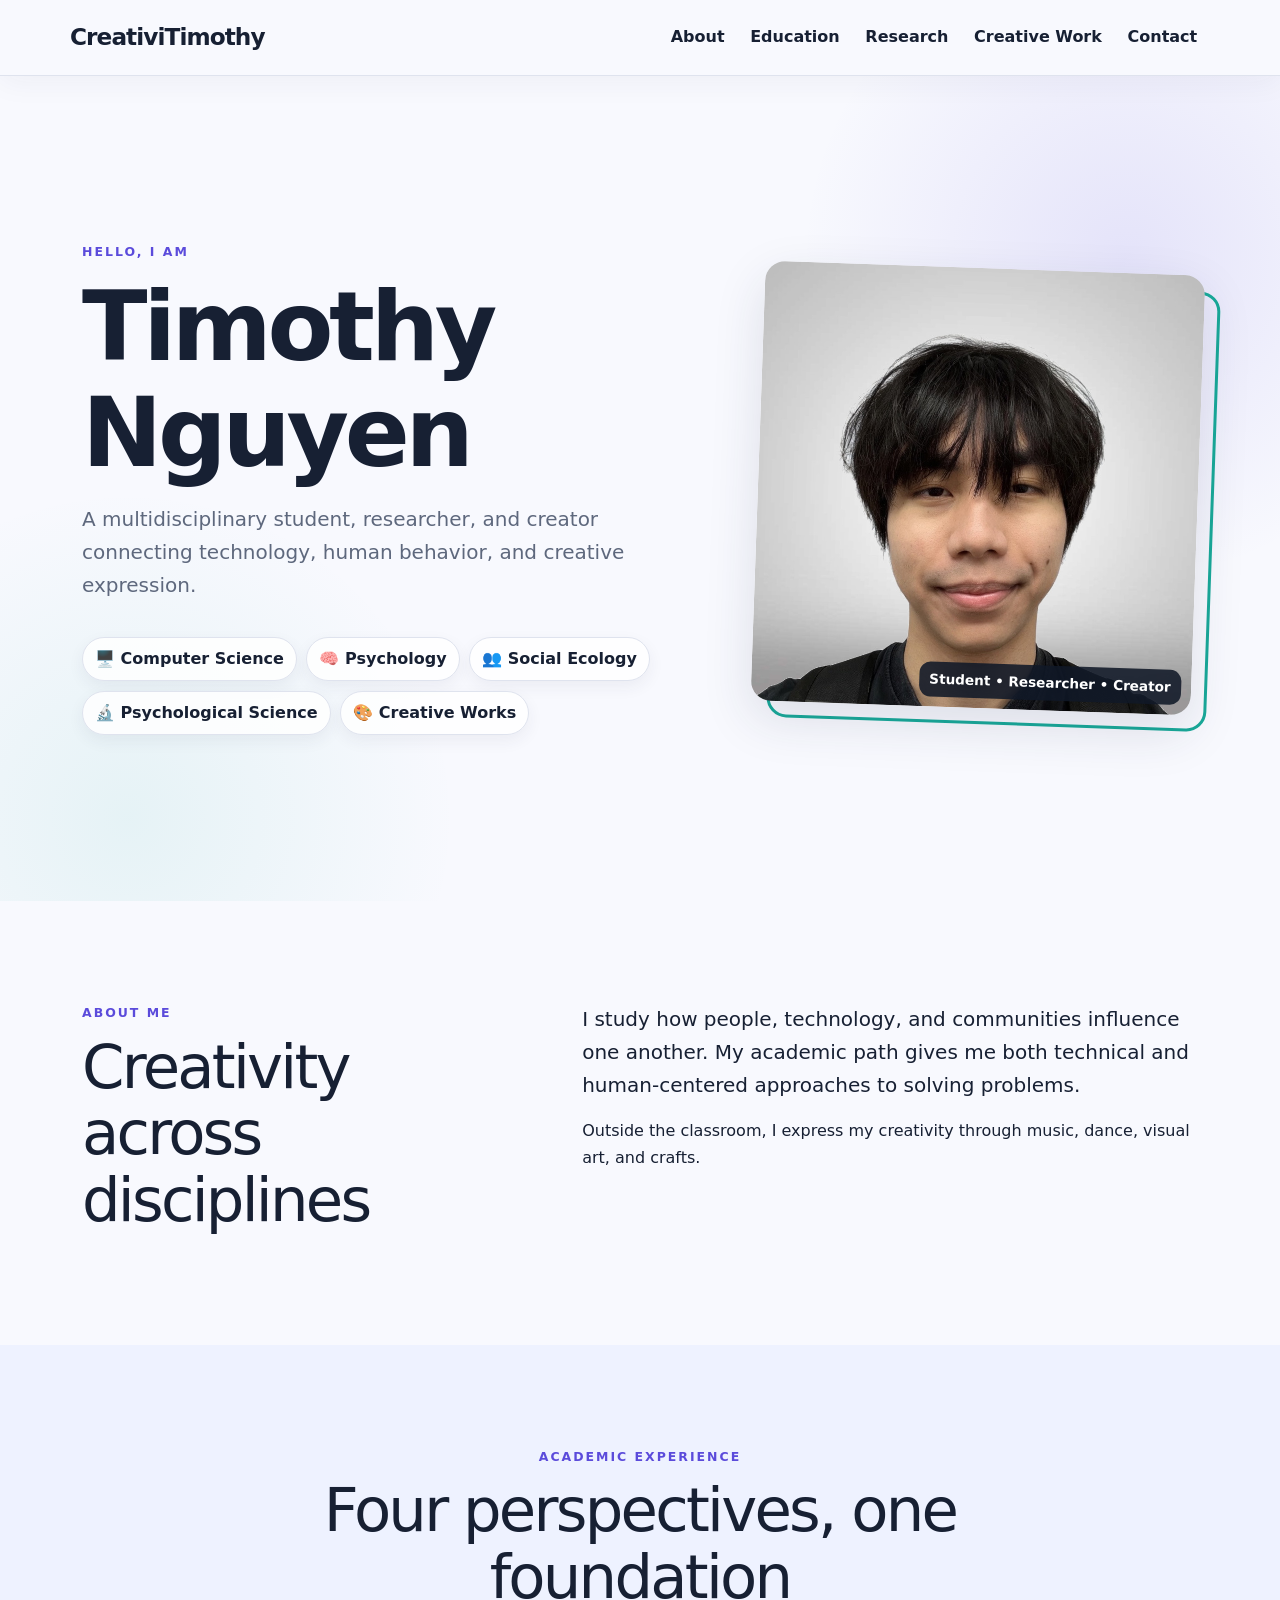
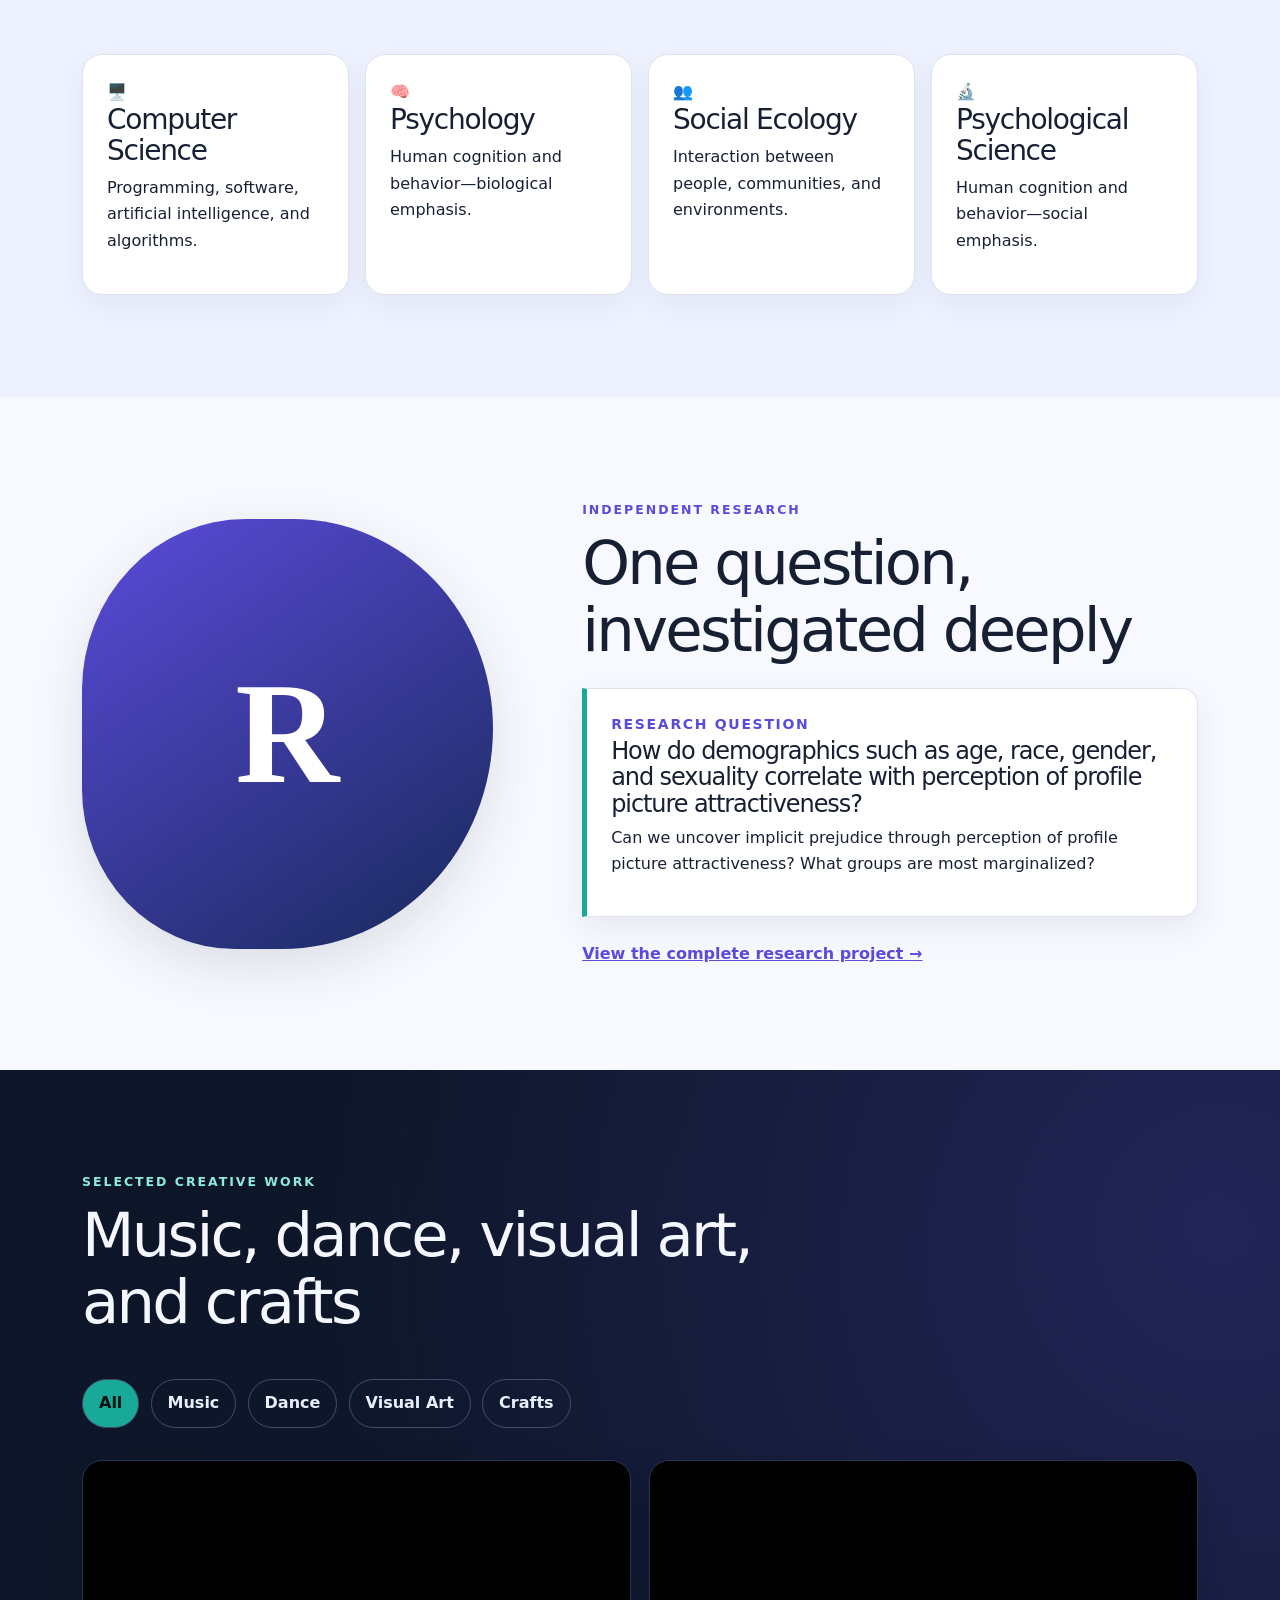
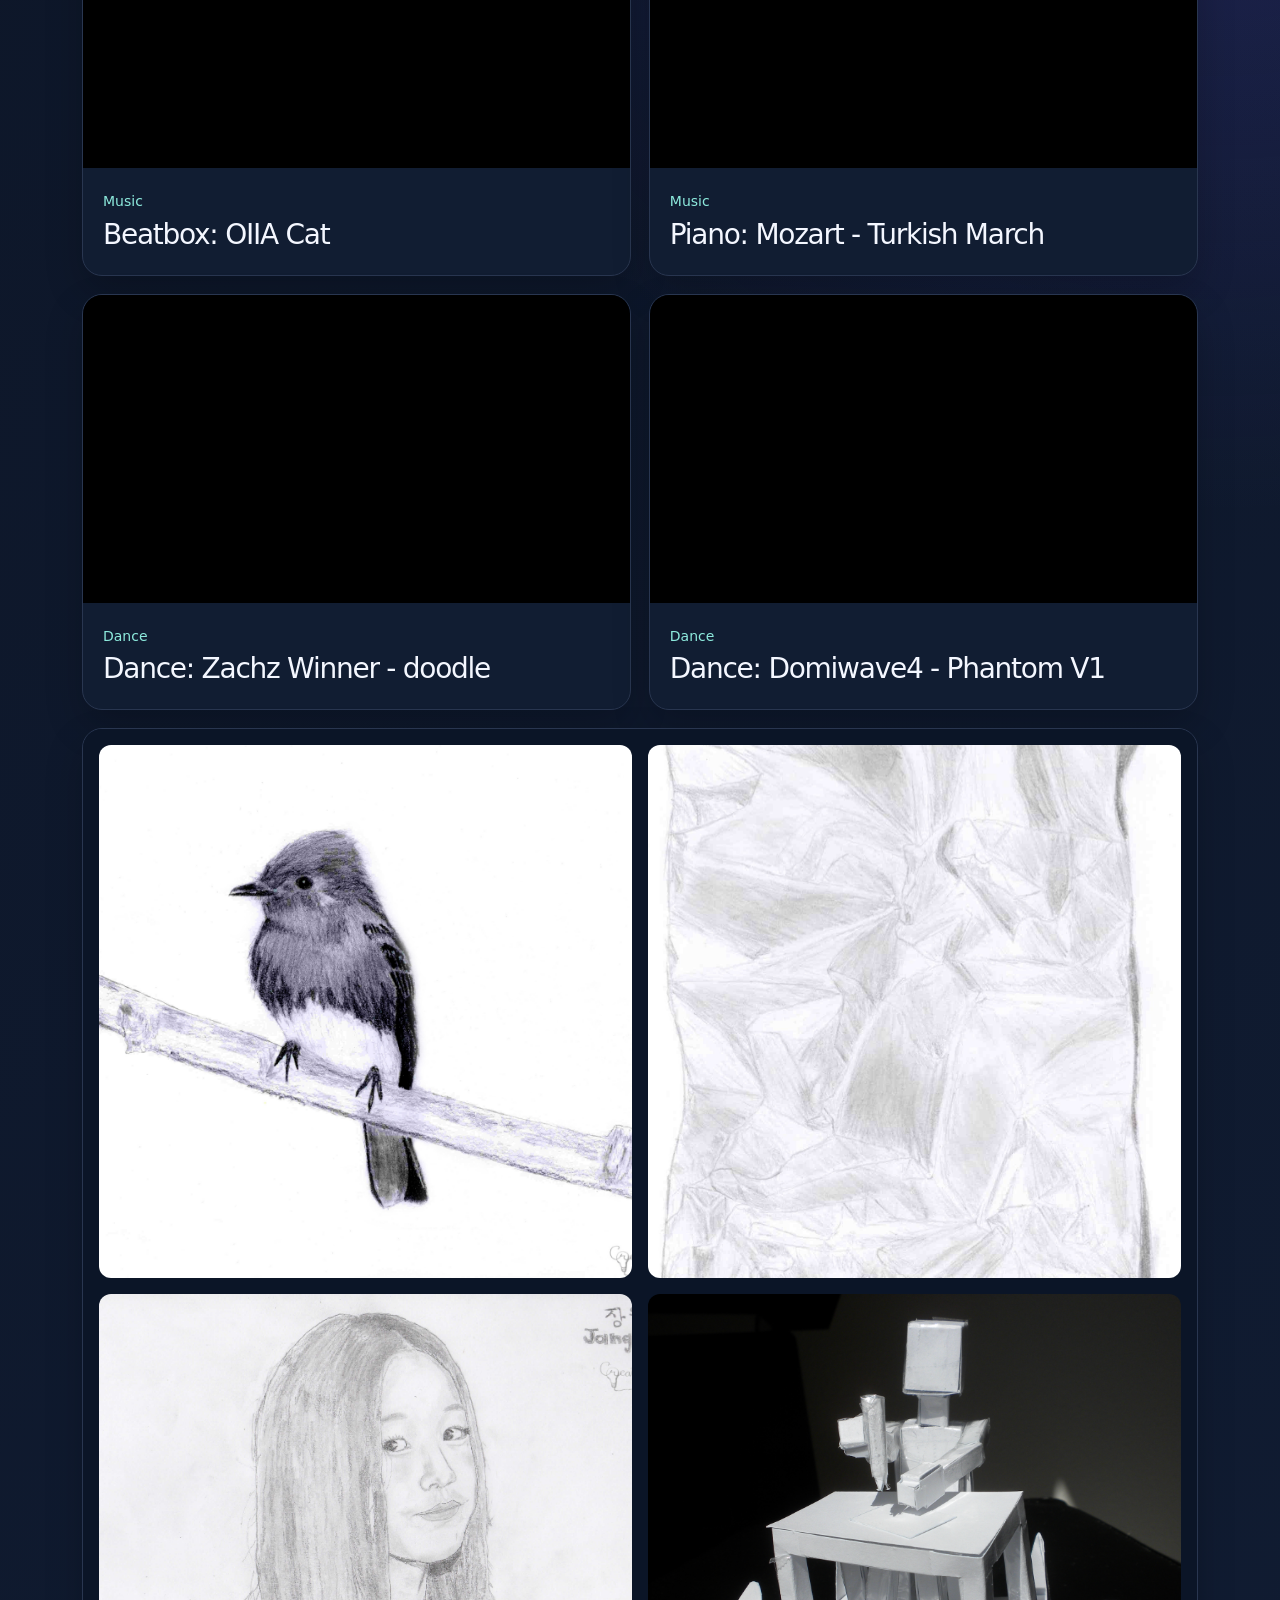
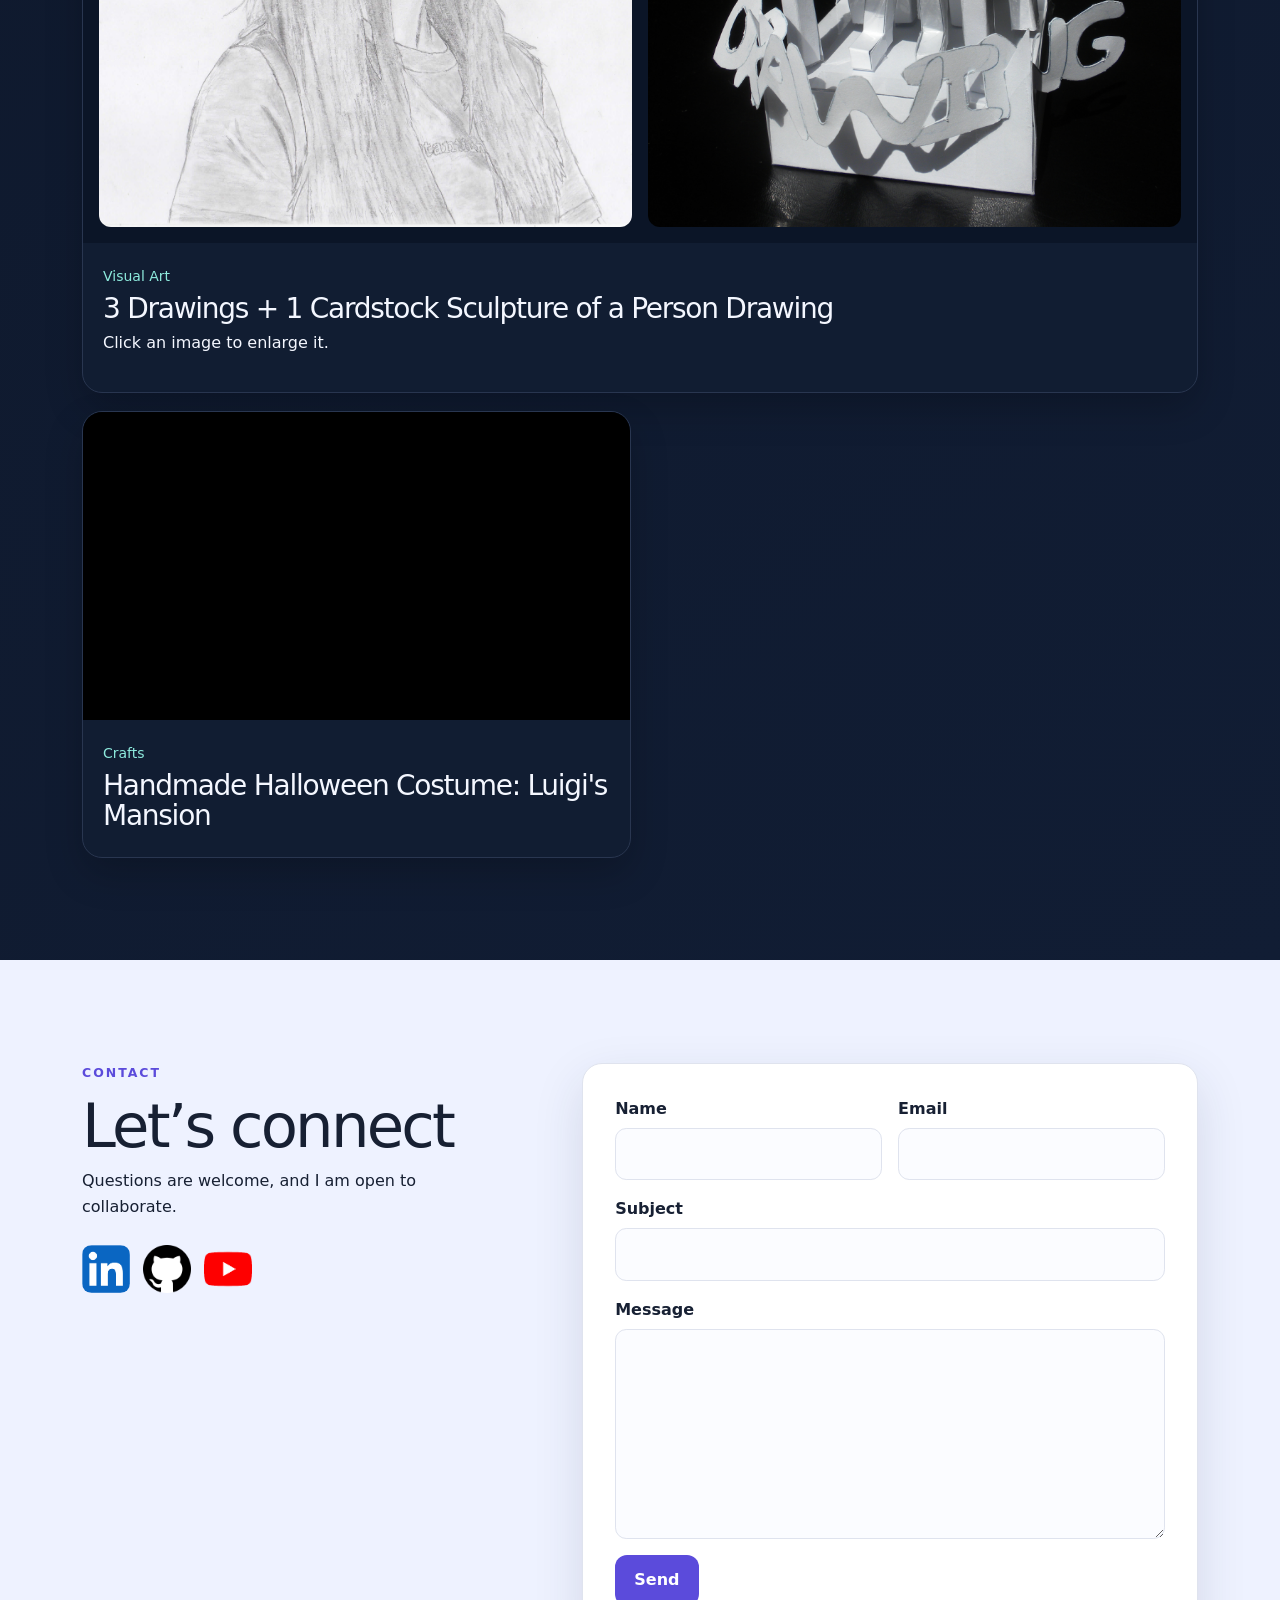
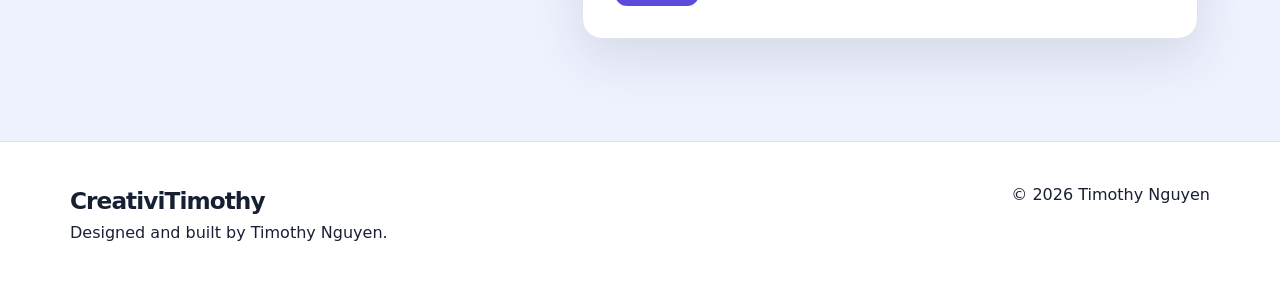
<file: index.html>
<!doctype html>
<html lang="en">
  <!--
WRITTEN BY: Timothy Nguyen
EMAIL: timotn14@uci.edu
-->

  <head>
    <meta charset="utf-8">
    <meta name="viewport" content="width=device-width,initial-scale=1">
    <title>CreativiTimothy | Timothy Nguyen</title>
    <link
      rel="stylesheet"
      href="https://cdn.jsdelivr.net/npm/bootstrap@5.3.3/dist/css/bootstrap.min.css">
    <link rel="stylesheet" href="css/styles.css">
    <script defer src="js/script.js"></script>
  </head>
  <body>
    <!-- ======================================================
       Site Header + Navigation Bar
       Mobile: Navigation bar collapses (via Bootstrap)
       if screen is too narrow.
       ====================================================== -->
    <header>
      <nav class="container navbar navbar-expand-lg">
        <a class="brand" href="#home">CreativiTimothy</a
        ><button
          class="navbar-toggler"
          data-bs-toggle="collapse"
          data-bs-target="#nav"
        >
          <span class="navbar-toggler-icon"></span>
        </button>
        <div class="collapse navbar-collapse" id="nav">
          <div class="navbar-nav ms-auto">
            <a class="nav-link" href="#about">About</a
            ><a class="nav-link" href="#education">Education</a
            ><a class="nav-link" href="#research">Research</a
            ><a class="nav-link" href="#creative">Creative Work</a
            ><a class="nav-link" href="#contact">Contact</a>
          </div>
        </div>
      </nav>
    </header>
    <main>
      <!-- ======================================================
         Section: Hero / Introduction
         ====================================================== -->
      <section class="hero" id="home">
        <div class="container hero-grid">
          <p class="eyebrow">Hello, I am</p>
          <h1>Timothy Nguyen</h1>
          <figure class="profile">
            <img
              src="assets/images/photo-profile.jpg"
              alt="Profile photo of Timothy Nguyen">
            <figcaption>Student • Researcher • Creator</figcaption>
          </figure>
          <p class="lead">
            A multidisciplinary student, researcher, and creator connecting
            <strong>technology</strong>, <strong>human behavior</strong>, and
            <strong>creative expression</strong>.
          </p>
          <ul class="tags">
            <li>🖥️ Computer Science</li>
            <li>🧠 Psychology</li>
            <li>👥 Social Ecology</li>
            <li>🔬 Psychological Science</li>
            <li>🎨 Creative Works</li>
          </ul>
        </div>
      </section>
      <!-- ======================================================
         Section: About
         ====================================================== -->
      <section id="about">
        <div class="container split">
          <div>
            <p class="eyebrow">About me</p>
            <h2>Creativity across disciplines</h2>
          </div>
          <div>
            <p class="large">
              I study how people, technology, and communities influence one
              another. My academic path gives me both technical and
              human-centered approaches to solving problems.
            </p>
            <p>
              Outside the classroom, I express my creativity through music,
              dance, visual art, and crafts.
            </p>
          </div>
        </div>
      </section>
      <!-- ======================================================
         Section: Education
         Majors organize into individual cards.
         ====================================================== -->
      <section class="tint" id="education">
        <div class="container">
          <div class="heading">
            <p class="eyebrow">Academic experience</p>
            <h2>Four perspectives, one foundation</h2>
          </div>
          <div class="majors">
            <article>
              <span class="major-icon" aria-hidden="true">🖥️</span>
              <h3>Computer Science</h3>
              <p>
                Programming, software, artificial intelligence, and algorithms.
              </p>
            </article>
            <article>
              <span class="major-icon" aria-hidden="true">🧠</span>
              <h3>Psychology</h3>
              <p>Human cognition and behavior—biological emphasis.</p>
            </article>
            <article>
              <span class="major-icon" aria-hidden="true">👥</span>
              <h3>Social Ecology</h3>
              <p>Interaction between people, communities, and environments.</p>
            </article>
            <article>
              <span class="major-icon" aria-hidden="true">🔬</span>
              <h3>Psychological Science</h3>
              <p>Human cognition and behavior—social emphasis.</p>
            </article>
          </div>
        </div>
      </section>
      <!-- ======================================================
         Section: Research
         Display short overview of research project.
         Links to full detail of research project: "research.html".
         ====================================================== -->
      <section id="research">
        <div class="container research">
          <div class="research-art">R</div>
          <div class="research-content">
            <p class="eyebrow">Independent research</p>
            <h2>One question, investigated deeply</h2>
            <div class="overview">
              <small>Research question</small>
              <h3>
                How do demographics such as age, race, gender, and sexuality
                correlate with perception of profile picture attractiveness?
              </h3>
              <p>
                Can we uncover implicit prejudice through perception of profile
                picture attractiveness? What groups are most marginalized?
              </p>
            </div>
            <a class="details" href="research.html"
              >View the complete research project →</a
            >
          </div>
        </div>
      </section>
      <!-- ======================================================
         Section: Creative Work
         JavaScript filters these cards by category. YouTube videos are
         embedded so a visitor can play them without leaving the page.
         ====================================================== -->
      <section class="dark" id="creative">
        <div class="container">
          <div class="heading left">
            <p class="eyebrow">Selected creative work</p>
            <h2>Music, dance, visual art, and crafts</h2>
          </div>
          <div class="filters">
            <button class="active" data-filter="all">All</button
            ><button data-filter="music">Music</button
            ><button data-filter="dance">Dance</button
            ><button data-filter="visual">Visual Art</button
            ><button data-filter="crafts">Crafts</button>
          </div>
          <div class="portfolio">
            <article class="work" data-category="music">
              <iframe
                src="https://www.youtube.com/embed/jevtDe8Ym2U"
                title="Beatbox: OIIA Cat"
                allowfullscreen
              ></iframe>
              <div>
                <small>Music</small>
                <h3>Beatbox: OIIA Cat</h3>
              </div>
            </article>
            <article class="work" data-category="music">
              <iframe
                src="https://www.youtube.com/embed/RCaqe1f3y2M"
                title="Piano: Mozart - Turkish March"
                allowfullscreen
              ></iframe>
              <div>
                <small>Music</small>
                <h3>Piano: Mozart - Turkish March</h3>
              </div>
            </article>
            <article class="work" data-category="dance">
              <iframe
                src="https://www.youtube.com/embed/AZI3fhIyjn4"
                title="Dance: Zachz Winner - doodle"
                allowfullscreen
              ></iframe>
              <div>
                <small>Dance</small>
                <h3>Dance: Zachz Winner - doodle</h3>
              </div>
            </article>
            <article class="work" data-category="dance">
              <iframe
                src="https://www.youtube.com/embed/B9DHcGU15tE"
                title="Dance: Domiwave4 - Phantom V1"
                allowfullscreen
              ></iframe>
              <div>
                <small>Dance</small>
                <h3>Dance: Domiwave4 - Phantom V1</h3>
              </div>
            </article>
            <article class="work art-work" data-category="visual">
              <div class="art-grid">
                <button
                  class="art"
                  data-src="assets/images/Drawing_Bird%20Black%20Pheobe_2014-05-12.jpg"
                >
                  <img
                    src="assets/images/Drawing_Bird%20Black%20Pheobe_2014-05-12.jpg"
                    alt="Drawing of Black Phoebe Bird"></button
                ><button
                  class="art"
                  data-src="assets/images/Drawing_Aluminum%20Foil_2014-04-28_Crop.jpg"
                >
                  <img
                    src="assets/images/Drawing_Aluminum%20Foil_2014-04-28_Crop.jpg"
                    alt="Drawing of Aluminum Foil"></button
                ><button
                  class="art"
                  data-src="assets/images/Drawing_Wonyoung_07-07-19.jpg"
                >
                  <img
                    src="assets/images/Drawing_Wonyoung_07-07-19.jpg"
                    alt="Drawing of Wonyoung"></button
                ><button
                  class="art"
                  data-src="assets/images/Cardboard%20Craft_Person%20Drawing_2014-07-02.JPG"
                >
                  <img
                    src="assets/images/Cardboard%20Craft_Person%20Drawing_2014-07-02.JPG"
                    alt="Drawing of Cardboard Craft Person">
                </button>
              </div>
              <div>
                <small>Visual Art</small>
                <h3>3 Drawings + 1 Cardstock Sculpture of a Person Drawing</h3>
                <p>Click an image to enlarge it.</p>
              </div>
            </article>
            <article class="work" data-category="crafts">
              <iframe
                src="https://www.youtube.com/embed/GIVAUFXl3OU"
                title="Handmade Halloween Costume: Luigi's Mansion"
                allowfullscreen
              ></iframe>
              <div>
                <small>Crafts</small>
                <h3>Handmade Halloween Costume: Luigi's Mansion</h3>
              </div>
            </article>
          </div>
        </div>
      </section>
      <!-- ======================================================
         Section: Contact
         Opens email application prefilled with values from the
         contact form.
         Displays social media as icons as interactable icons.
         ====================================================== -->
      <section class="tint" id="contact">
        <div class="container contact">
          <div>
            <p class="eyebrow">Contact</p>
            <h2>Let’s connect</h2>
            <p>Questions are welcome, and I am open to collaborate.</p>
            <div class="social">
              <a href="https://linkedin.com/in/CreativiTimothy"
                ><img
                  src="assets/images/Logo_Business_LinkedIn.png"
                  alt="LinkedIn"></a
              ><a href="https://github.com/CreativiTimothy"
                ><img src="assets/images/Logo_GitHub.png" alt="GitHub"></a
              ><a href="https://youtube.com/@CreativiTimothy"
                ><img
                  src="assets/images/Logo_Business_YouTube.png"
                  alt="YouTube"></a>
            </div>
          </div>
          <form id="form">
            <div class="form-row">
              <label>Name<input name="name" required></label
              ><label>Email<input name="email" type="email" required></label>
            </div>
            <label>Subject<input name="subject" required></label
            ><label
              >Message<textarea
                name="message"
                rows="7"
                required
              ></textarea></label
            ><button type="submit">Send</button>
          </form>
        </div>
      </section>
    </main>
    <!-- ======================================================
       Footer
       The copyright year is inserted automatically by script.js.
       ====================================================== -->
    <footer>
      <div class="container footer">
        <div>
          <a class="brand" href="#home">CreativiTimothy</a>
          <p>Designed and built by Timothy Nguyen.</p>
        </div>
        <p>© <span id="year"></span> Timothy Nguyen</p>
      </div>
    </footer>
    <!-- ======================================================
       Modal: Artwork (images)
       Clicking an artwork thumbnail enlarges the view by
       loading the image into Bootstrap modal viewer.
       ====================================================== -->
    <div class="modal fade" id="artModal">
      <div class="modal-dialog modal-xl modal-dialog-centered">
        <div class="modal-content">
          <div class="modal-header">
            <h2 class="fs-4">Artwork</h2>
            <button class="btn-close" data-bs-dismiss="modal"></button>
          </div>
          <div class="modal-body art-large">
            <img
              id="largeArt"
              src="assets/images/Drawing_Bird%20Black%20Pheobe_2014-05-12.jpg"
              alt="Selected artwork enlarged">
          </div>
        </div>
      </div>
    </div>
    <script src="https://cdn.jsdelivr.net/npm/bootstrap@5.3.3/dist/js/bootstrap.bundle.min.js"></script>
  </body>
</html>
</file>
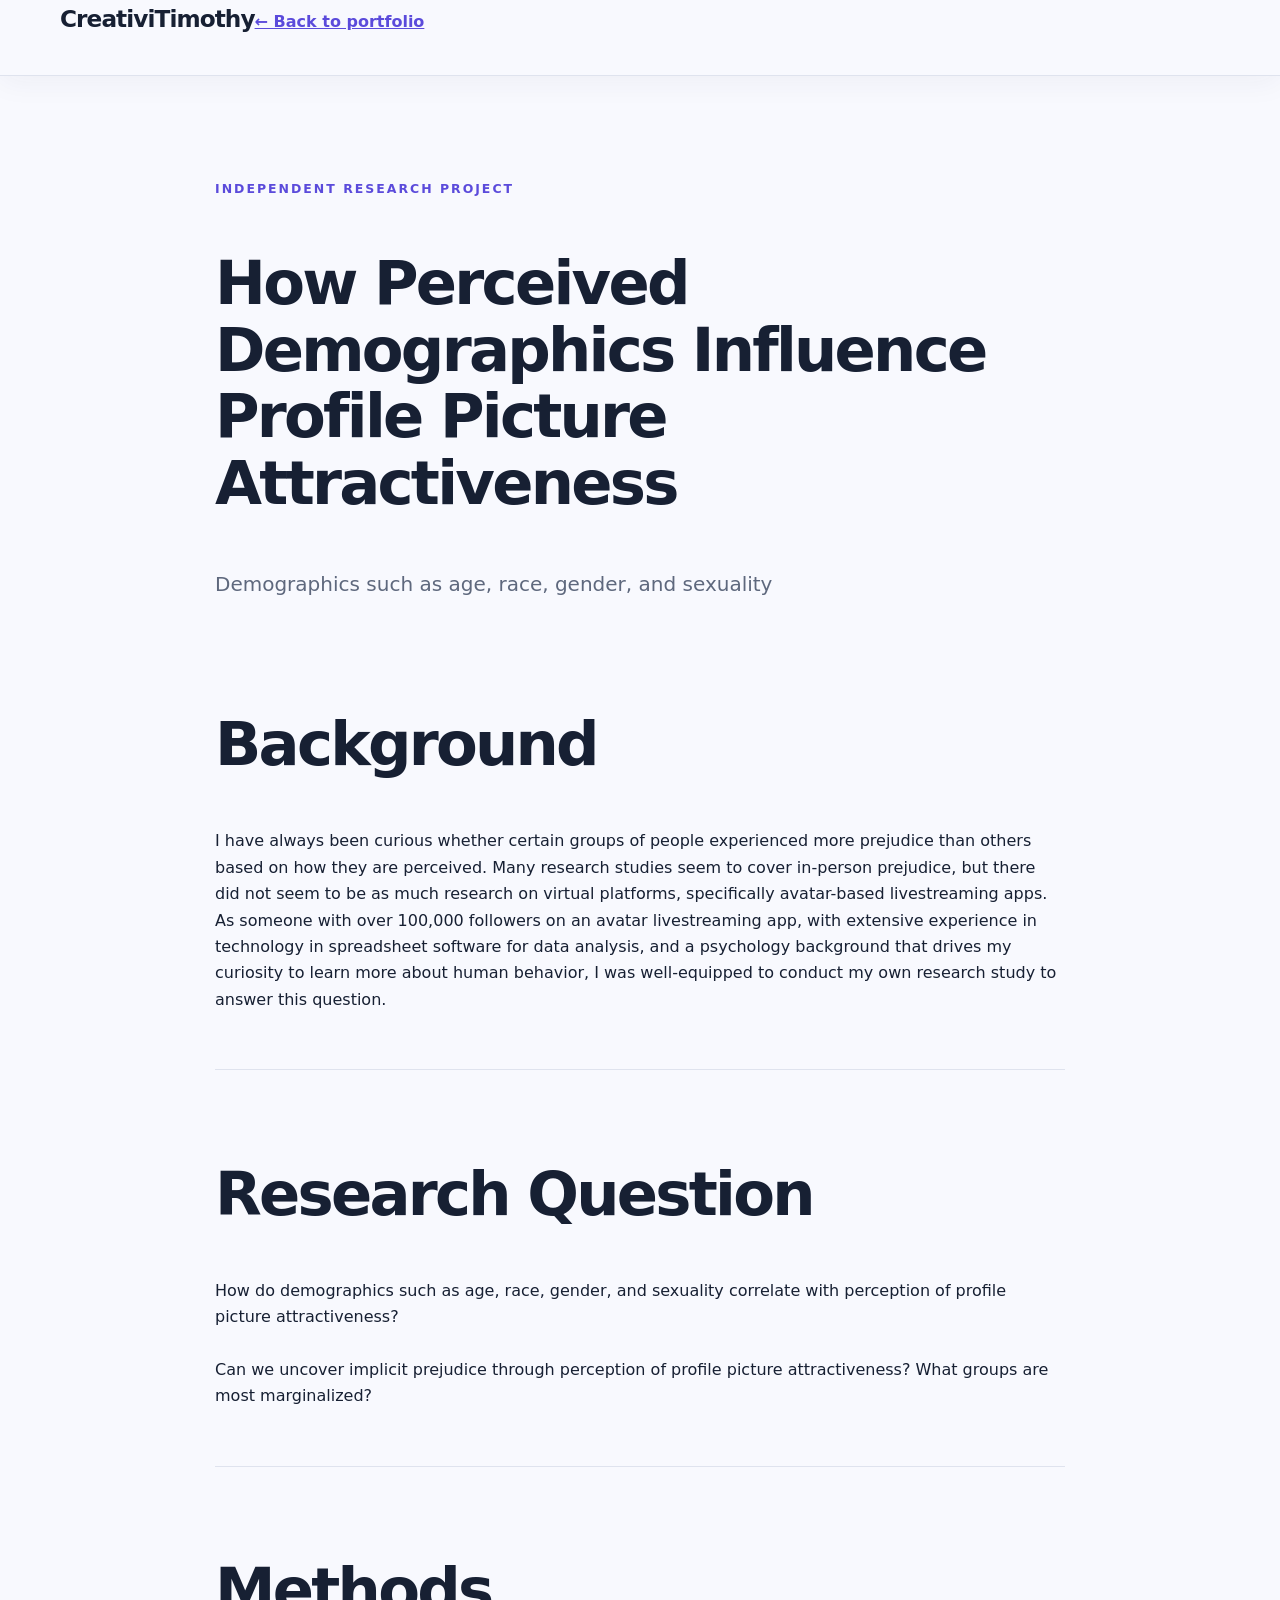
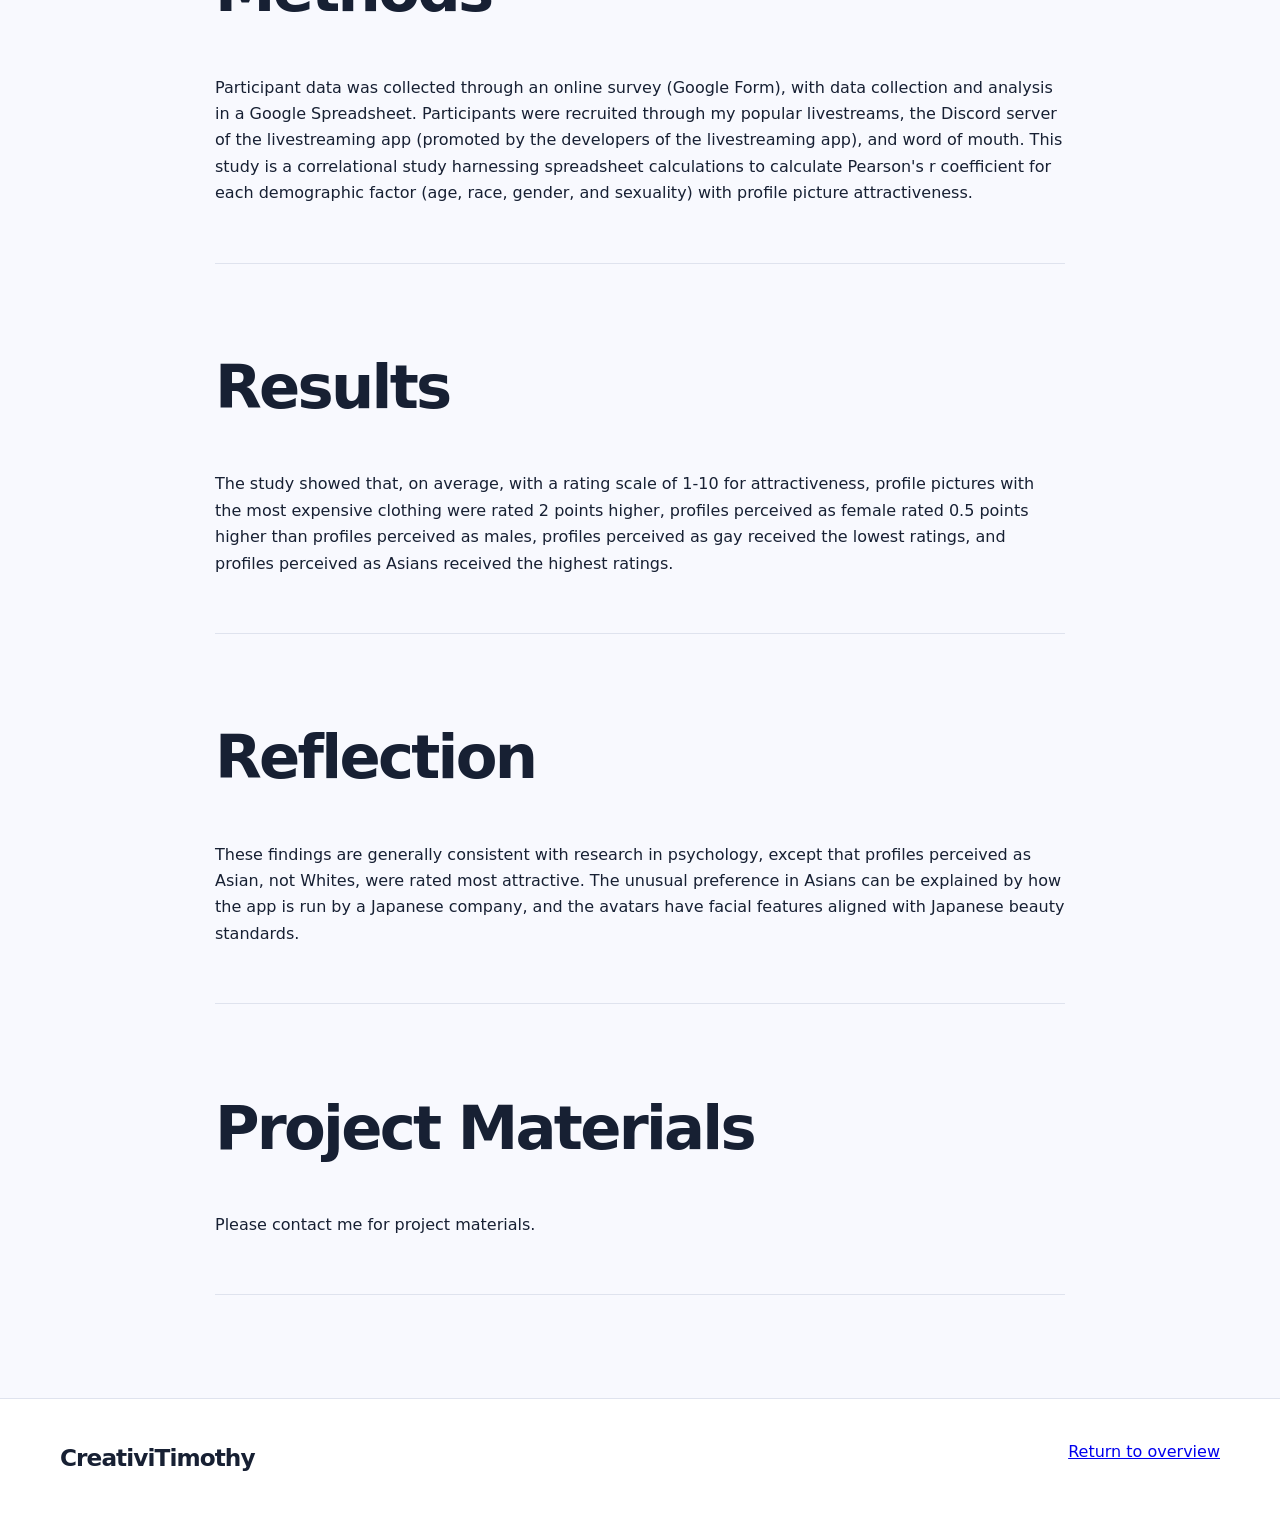
<file: research.html>
<!doctype html>
<html lang="en">
  <head>
    <meta charset="utf-8">
    <meta name="viewport" content="width=device-width,initial-scale=1">
    <title>Research Project | CreativiTimothy</title>
    <link rel="stylesheet" href="css/styles.css">
    <style>
      .research-page {
        max-width: 850px;
      }
      .research-page section {
        padding: 2.5rem 0;
        border-bottom: 1px solid var(--line);
      }
      .back {
        font-weight: 800;
        color: var(--purple);
      }
    </style>
  </head>
  <body>
    <!-- Header: Return to main page. -->
    <header>
      <nav class="container navbar">
        <a class="brand" href="index.html">CreativiTimothy</a
        ><a class="back" href="index.html#research">← Back to portfolio</a>
      </nav>
    </header>
    <main>
      <!-- Section: Research Project -->
      <section>
        <div class="container research-page">
          <p class="eyebrow">Independent research project</p>
          <h1>
            How Perceived Demographics Influence Profile Picture Attractiveness
          </h1>
          <p class="lead">
            Demographics such as age, race, gender, and sexuality
          </p>
          <!-- Section: Background Information -->
          <section>
            <h2>Background</h2>
            <p>
              I have always been curious whether certain groups of people
              experienced more prejudice than others based on how they are
              perceived. Many research studies seem to cover in-person
              prejudice, but there did not seem to be as much research on
              virtual platforms, specifically avatar-based livestreaming apps.
              As someone with over 100,000 followers on an avatar livestreaming
              app, with extensive experience in technology in spreadsheet
              software for data analysis, and a psychology background that
              drives my curiosity to learn more about human behavior, I was
              well-equipped to conduct my own research study to answer this
              question.
            </p>
          </section>
          <!-- Section: Research Question -->
          <section>
            <h2>Research Question</h2>
            <p>
              How do demographics such as age, race, gender, and sexuality
              correlate with perception of profile picture attractiveness?<br>
              <br>
              Can we uncover implicit prejudice through perception of profile
              picture attractiveness? What groups are most marginalized?
            </p>
          </section>
          <!-- Section: Methods -->
          <section>
            <h2>Methods</h2>
            <p>
              Participant data was collected through an online survey (Google
              Form), with data collection and analysis in a Google Spreadsheet.
              Participants were recruited through my popular livestreams, the
              Discord server of the livestreaming app (promoted by the
              developers of the livestreaming app), and word of mouth. This
              study is a correlational study harnessing spreadsheet calculations
              to calculate Pearson's r coefficient for each demographic factor
              (age, race, gender, and sexuality) with profile picture
              attractiveness.
            </p>
          </section>
          <!-- Results -->
          <section>
            <h2>Results</h2>
            <p>
              The study showed that, on average, with a rating scale of 1-10 for
              attractiveness, profile pictures with the most expensive clothing
              were rated 2 points higher, profiles perceived as female rated 0.5
              points higher than profiles perceived as males, profiles perceived
              as gay received the lowest ratings, and profiles perceived as
              Asians received the highest ratings.
            </p>
          </section>
          <!--Reflection -->
          <section>
            <h2>Reflection</h2>
            <p>
              These findings are generally consistent with research in
              psychology, except that profiles perceived as Asian, not Whites,
              were rated most attractive. The unusual preference in Asians can
              be explained by how the app is run by a Japanese company, and the
              avatars have facial features aligned with Japanese beauty
              standards.
            </p>
          </section>
          <!-- Link to reports, presentations, or related files. -->
          <section>
            <h2>Project Materials</h2>
            <p>Please contact me for project materials.</p>
          </section>
        </div>
      </section>
    </main>
    <footer>
      <div class="container footer">
        <a class="brand" href="index.html">CreativiTimothy</a
        ><a href="index.html#research">Return to overview</a>
      </div>
    </footer>
  </body>
</html>
</file>
<file: css/styles.css>
/* ==========================================================
   Design
   Reusable colors, borders, spacing, and shadows for the whole site.
   ========================================================== */
:root {
  --ink: #172033;
  --muted: #5e687d;
  --purple: #5b4bdb;
  --teal: #18a999;
  --line: #dfe3ee;
  --paper: #f8f9fe;
  --card: #fff;
  --radius: 1.25rem;
  --shadow: 0 18px 50px rgba(38, 44, 75, 0.13);
}
/* ==========================================================
   Global Values and Base
   Dynamic size, font, and interactable elements.
   ========================================================== */
* {
  box-sizing: border-box;
}
html {
  scroll-behavior: smooth;
  scroll-padding-top: 5rem;
}
body {
  margin: 0;
  color: var(--ink);
  background: var(--paper);
  font:
    16px/1.65 Inter,
    system-ui,
    sans-serif;
}
img {
  max-width: 100%;
  display: block;
}
.container {
  width: min(1160px, calc(100% - 2rem));
  margin: auto;
}
/* ==========================================================
   Header and Navigation
   Header stays visible.
   ========================================================== */
header {
  position: sticky;
  top: 0;
  z-index: 1000;
  background: #f8f9fef0;
  border-bottom: 1px solid var(--line);
  backdrop-filter: blur(14px);
  box-shadow: 0 6px 30px #1f27470d;
}
.navbar {
  min-height: 4.7rem;
}
.brand {
  color: var(--ink);
  font-weight: 900;
  font-size: 1.45rem;
  text-decoration: none;
  letter-spacing: -0.04em;
}
.nav-link {
  font-weight: 750;
  color: var(--ink);
  border-radius: 0.65rem;
  padding: 0.55rem 0.8rem !important;
}
.nav-link:hover {
  color: var(--purple);
  background: #ebe9ff;
}
section {
  padding: clamp(4.5rem, 8vw, 7rem) 0;
}
.eyebrow {
  margin: 0 0 0.6rem;
  color: var(--purple);
  font-size: 0.78rem;
  font-weight: 900;
  letter-spacing: 0.16em;
  text-transform: uppercase;
}
h1,
h2,
h3 {
  line-height: 1.1;
  letter-spacing: -0.045em;
}
h1 {
  font-size: clamp(3.2rem, 7.5vw, 6rem);
  font-weight: 850;
}
h2 {
  font-size: clamp(2.2rem, 5vw, 3.8rem);
}
/* ==========================================================
   Hero
   Desktop: Two columns.
   Mobile: Profile photo appears after name.
   ========================================================== */
.hero {
  min-height: calc(100vh - 4.7rem);
  display: grid;
  align-items: center;
  background:
    radial-gradient(circle at 88% 22%, #5b4bdb20, transparent 25%),
    radial-gradient(circle at 10% 90%, #18a99915, transparent 24%);
}
.hero-grid {
  display: grid;
  grid-template-columns: 1.15fr 0.85fr;
  grid-template-areas: "eye photo" "title photo" "lead photo" "tags photo";
  gap: 0 5rem;
  align-items: center;
}
.hero .eyebrow {
  grid-area: eye;
}
.hero h1 {
  grid-area: title;
  margin: 0.2rem 0 1rem;
}
.lead {
  grid-area: lead;
  color: var(--muted);
  font-size: 1.25rem;
}
.profile {
  grid-area: photo;
  width: 100%;
  aspect-ratio: 1;
  margin: 0;
  position: relative;
  transform: rotate(2deg);
}
.profile:before {
  content: "";
  position: absolute;
  inset: 1rem -1rem -1rem 1rem;
  border: 3px solid var(--teal);
  border-radius: var(--radius);
  z-index: -1;
}
.profile img {
  width: 100%;
  height: 100%;
  object-fit: cover;
  border-radius: var(--radius);
  box-shadow: var(--shadow);
}
.profile figcaption {
  position: absolute;
  right: 0.65rem;
  bottom: 0.65rem;
  padding: 0.4rem 0.65rem;
  border-radius: 0.7rem;
  color: white;
  background: #101827df;
  font-size: clamp(0.65rem, 2.4vw, 0.85rem);
  font-weight: 750;
  white-space: nowrap;
}
.tags {
  grid-area: tags;
  display: flex;
  flex-wrap: wrap;
  gap: 0.6rem;
  padding: 0;
  margin: 1.2rem 0 0;
  list-style: none;
}
.tags li {
  padding: 0.5rem 0.75rem;
  border: 1px solid var(--line);
  border-radius: 999px;
  background: #ffffffd9;
  font-weight: 750;
  box-shadow: 0 6px 16px #2a325410;
}
/* ==========================================================
   Grid Layout
   Grids used for: About, Research, and Contact.
   ========================================================== */
.split,
.research,
.contact {
  display: grid;
  grid-template-columns: 0.8fr 1.2fr;
  gap: clamp(2rem, 7vw, 7rem);
}
.large {
  font-size: 1.25rem;
}
/* ==========================================================
   Education
   Academic cards with hover.
   ========================================================== */
.tint {
  background: #eef2ff;
}
.heading {
  text-align: center;
  max-width: 760px;
  margin: 0 auto 2.7rem;
}
.majors {
  display: grid;
  grid-template-columns: repeat(4, 1fr);
  gap: 1rem;
}
.majors article {
  padding: 1.5rem;
  min-height: 230px;
  background: #fff;
  border: 1px solid var(--line);
  border-radius: var(--radius);
  box-shadow: 0 10px 28px #303b5a10;
  transition: 0.25s;
}
.majors article:hover {
  transform: translateY(-7px);
  box-shadow: var(--shadow);
}
.majors b {
  display: grid;
  place-items: center;
  width: 3.5rem;
  height: 3.5rem;
  border-radius: 1rem;
  background: #efedff;
  font-size: 2rem;
}
/* ==========================================================
   Research
   ========================================================== */
.research {
  align-items: center;
}
.research-art {
  display: grid;
  place-items: center;
  min-height: 430px;
  border-radius: 45% 55% 58% 42%;
  background: linear-gradient(145deg, var(--purple), #17295a);
  color: #fff;
  font: 900 9rem Georgia;
  box-shadow: var(--shadow);
}
.overview {
  margin: 1.5rem 0;
  padding: 1.4rem 1.5rem;
  border: 1px solid var(--line);
  border-left: 5px solid var(--teal);
  border-radius: 0 1rem 1rem 0;
  background: white;
  box-shadow: 0 12px 30px #2a325414;
}
.overview small {
  color: var(--purple);
  font-weight: 900;
  letter-spacing: 0.12em;
  text-transform: uppercase;
}
.overview h3 {
  font-size: 1.5rem;
}
.details {
  color: var(--purple);
  font-weight: 850;
}
/* ==========================================================
   Creative Work
   ========================================================== */
.dark {
  color: #f4f7ff;
  background:
    radial-gradient(circle at 95% 5%, #5b4bdb40, transparent 28%),
    linear-gradient(145deg, #0d1628, #111d34);
}
.dark .eyebrow,
.work small {
  color: #8deadd;
}
.left {
  text-align: left;
  margin-left: 0;
}
.filters {
  display: flex;
  flex-wrap: wrap;
  gap: 0.7rem;
  margin-bottom: 2rem;
}
.filters button {
  padding: 0.62rem 1rem;
  border: 1px solid #42506a;
  border-radius: 999px;
  background: transparent;
  color: #e8eefb;
  font-weight: 750;
}
.filters button.active,
.filters button:hover {
  background: var(--teal);
  color: #07120f;
}
.portfolio {
  display: grid;
  grid-template-columns: repeat(2, 1fr);
  gap: 1.1rem;
}
.work {
  overflow: hidden;
  border: 1px solid #293650;
  border-radius: var(--radius);
  background: #111d32;
  box-shadow: 0 16px 38px #0003;
  transition: 0.25s;
}
.work:hover {
  transform: translateY(-5px);
}
.work[hidden] {
  display: none;
}
.work iframe {
  display: block;
  width: 100%;
  aspect-ratio: 16/9;
  border: 0;
  background: #000;
}
.work > div:last-child {
  padding: 1.25rem;
}
.work h3 {
  margin: 0.3rem 0;
}
.art-work {
  grid-column: 1/-1;
}
.art-grid {
  display: grid !important;
  grid-template-columns: repeat(2, 1fr);
  gap: 1rem;
  padding: 1rem !important;
  background: #0b1527;
}
.art {
  padding: 0;
  border: 0;
  border-radius: 0.75rem;
  overflow: hidden;
  aspect-ratio: 1;
  cursor: zoom-in;
}
.art img {
  width: 100%;
  height: 100%;
  object-fit: cover;
}
/* ==========================================================
   Contact Form and Social Media Links
   ========================================================== */
.contact {
  align-items: start;
}
.contact form {
  padding: 2rem;
  background: white;
  border: 1px solid var(--line);
  border-radius: var(--radius);
  box-shadow: var(--shadow);
}
label {
  display: block;
  margin-bottom: 1rem;
  font-weight: 800;
}
input,
textarea {
  display: block;
  width: 100%;
  margin-top: 0.35rem;
  padding: 0.75rem;
  border: 1px solid var(--line);
  border-radius: 0.7rem;
  background: #fbfcff;
}
.form-row {
  display: grid;
  grid-template-columns: 1fr 1fr;
  gap: 1rem;
}
form button {
  padding: 0.75rem 1.2rem;
  border: 0;
  border-radius: 0.75rem;
  background: var(--purple);
  color: white;
  font-weight: 850;
}
.social {
  display: flex;
  gap: 0.8rem;
  margin-top: 1.5rem;
}
.social img {
  width: 3rem;
  height: 3rem;
  border-radius: 0.6rem;
}
/* ==========================================================
   Footer and Artwork Modal
   ========================================================== */
.footer {
  display: flex;
  justify-content: space-between;
  padding: 2.5rem 0;
}
footer {
  background: white;
  border-top: 1px solid var(--line);
}
.art-large {
  display: grid;
  place-items: center;
}
.art-large img {
  max-height: 78vh;
}

/* ==========================================================
   Portability
   Tablet: Stack major layouts.
   ========================================================== */
@media (max-width: 900px) {
  .hero {
    padding-top: 3.5rem;
  }
  .hero-grid {
    grid-template-columns: 1fr;
    grid-template-areas: "eye" "title" "photo" "lead" "tags";
  }
  .profile {
    max-width: 430px;
    margin: 1.2rem auto 2.2rem;
  }
  .hero .lead {
    margin-top: 0;
  }
  .majors {
    grid-template-columns: repeat(2, 1fr);
  }
  .research,
  .contact {
    grid-template-columns: 1fr;
  }
  .portfolio {
    grid-template-columns: 1fr;
  }
  .art-work {
    grid-column: auto;
  }
}

/* Phone: simplify every remaining multi-column layout. */
@media (max-width: 650px) {
  .split,
  .form-row {
    grid-template-columns: 1fr;
  }
  .majors {
    grid-template-columns: 1fr;
  }
  .tags li {
    font-size: 0.82rem;
  }
  .footer {
    flex-direction: column;
  }
}

/* ==========================================================
   Research Page Modifications
   ========================================================== */
.research-page > h1 {
  font-size: clamp(2.2rem, 5vw, 3.8rem);
}
</file>
